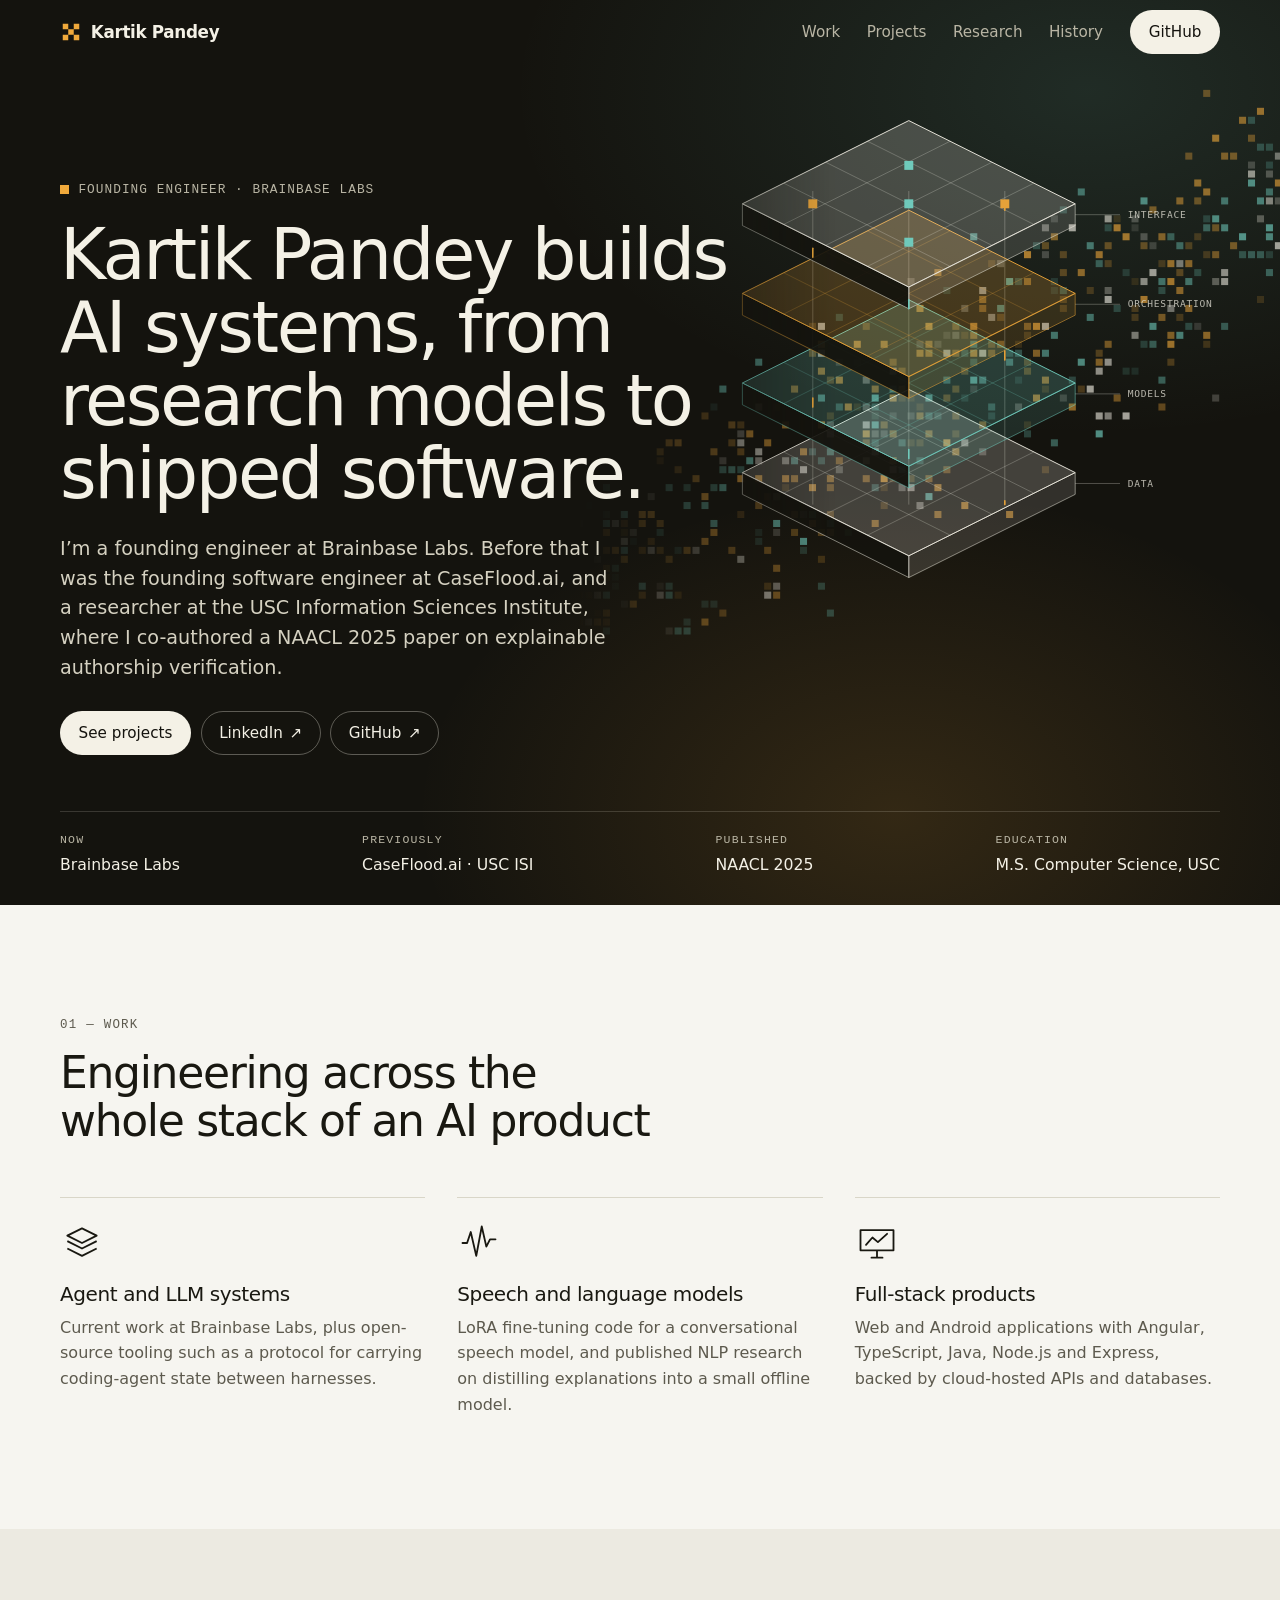
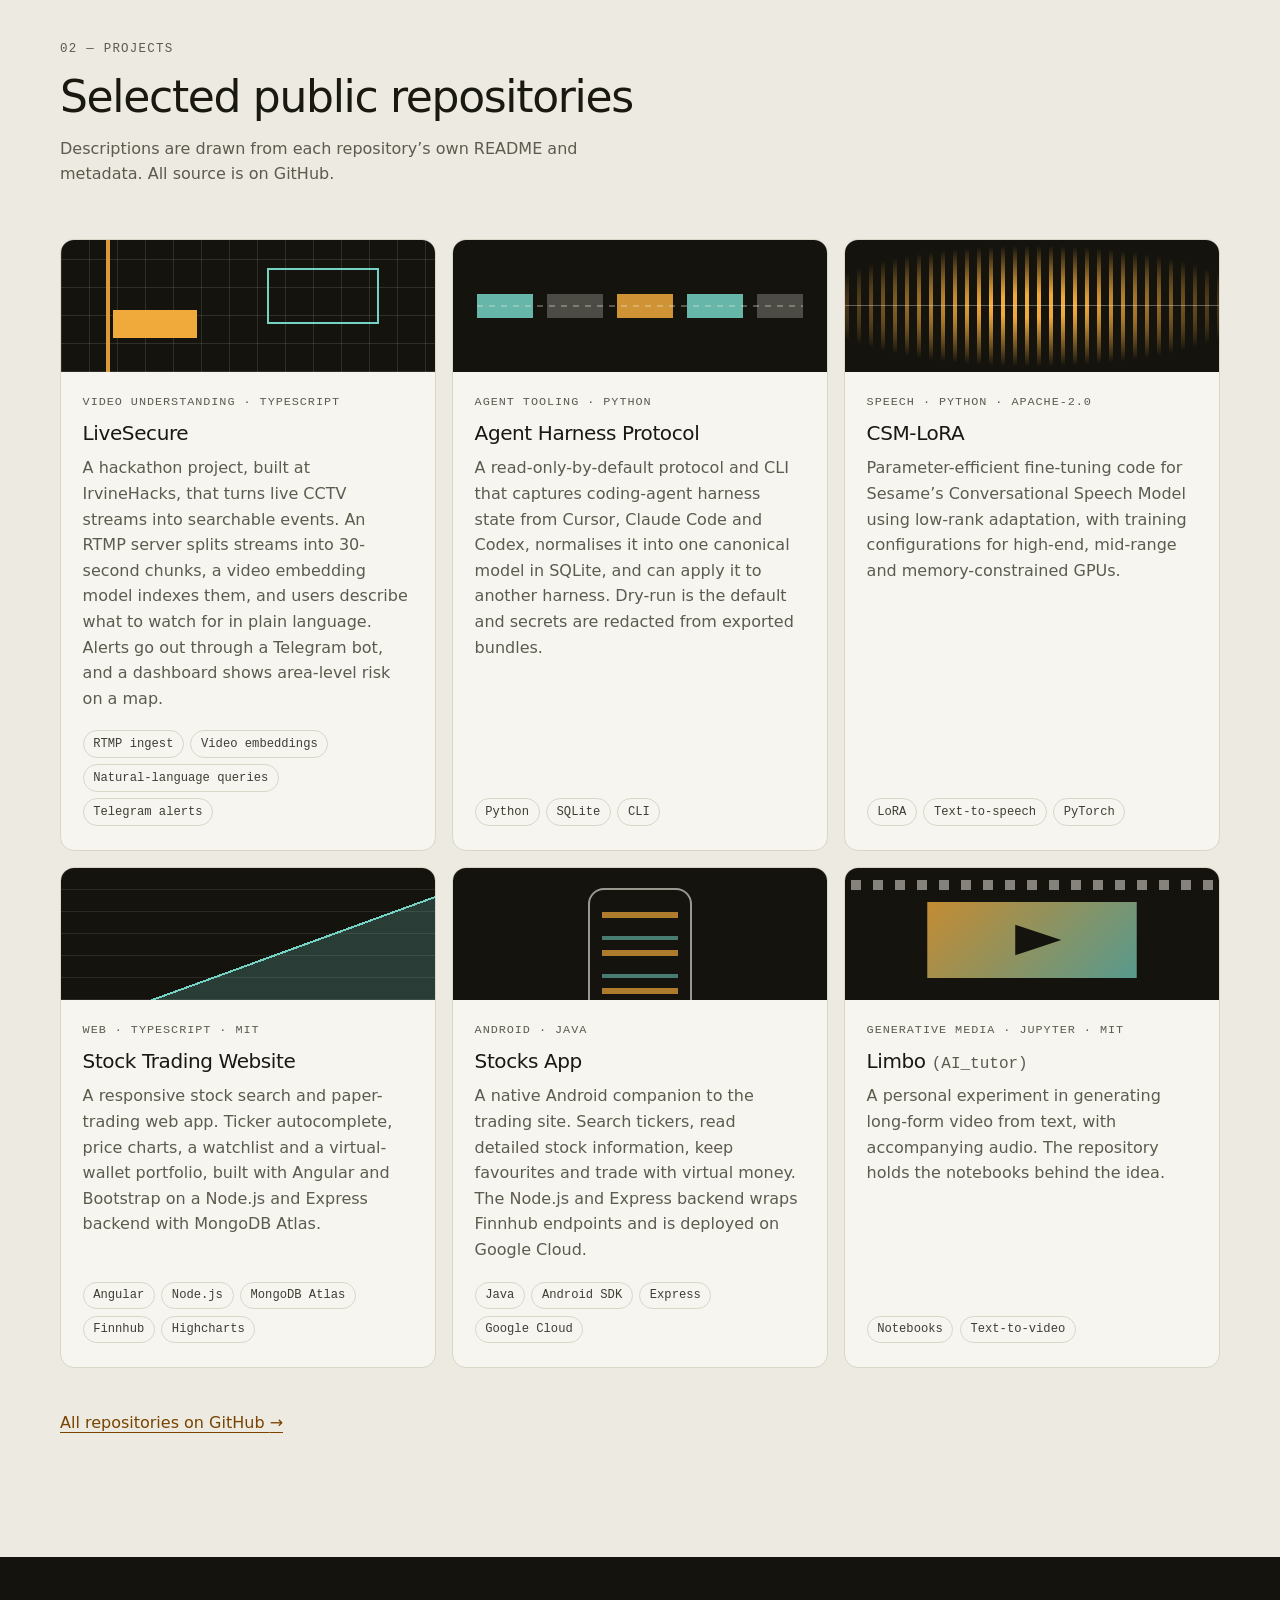
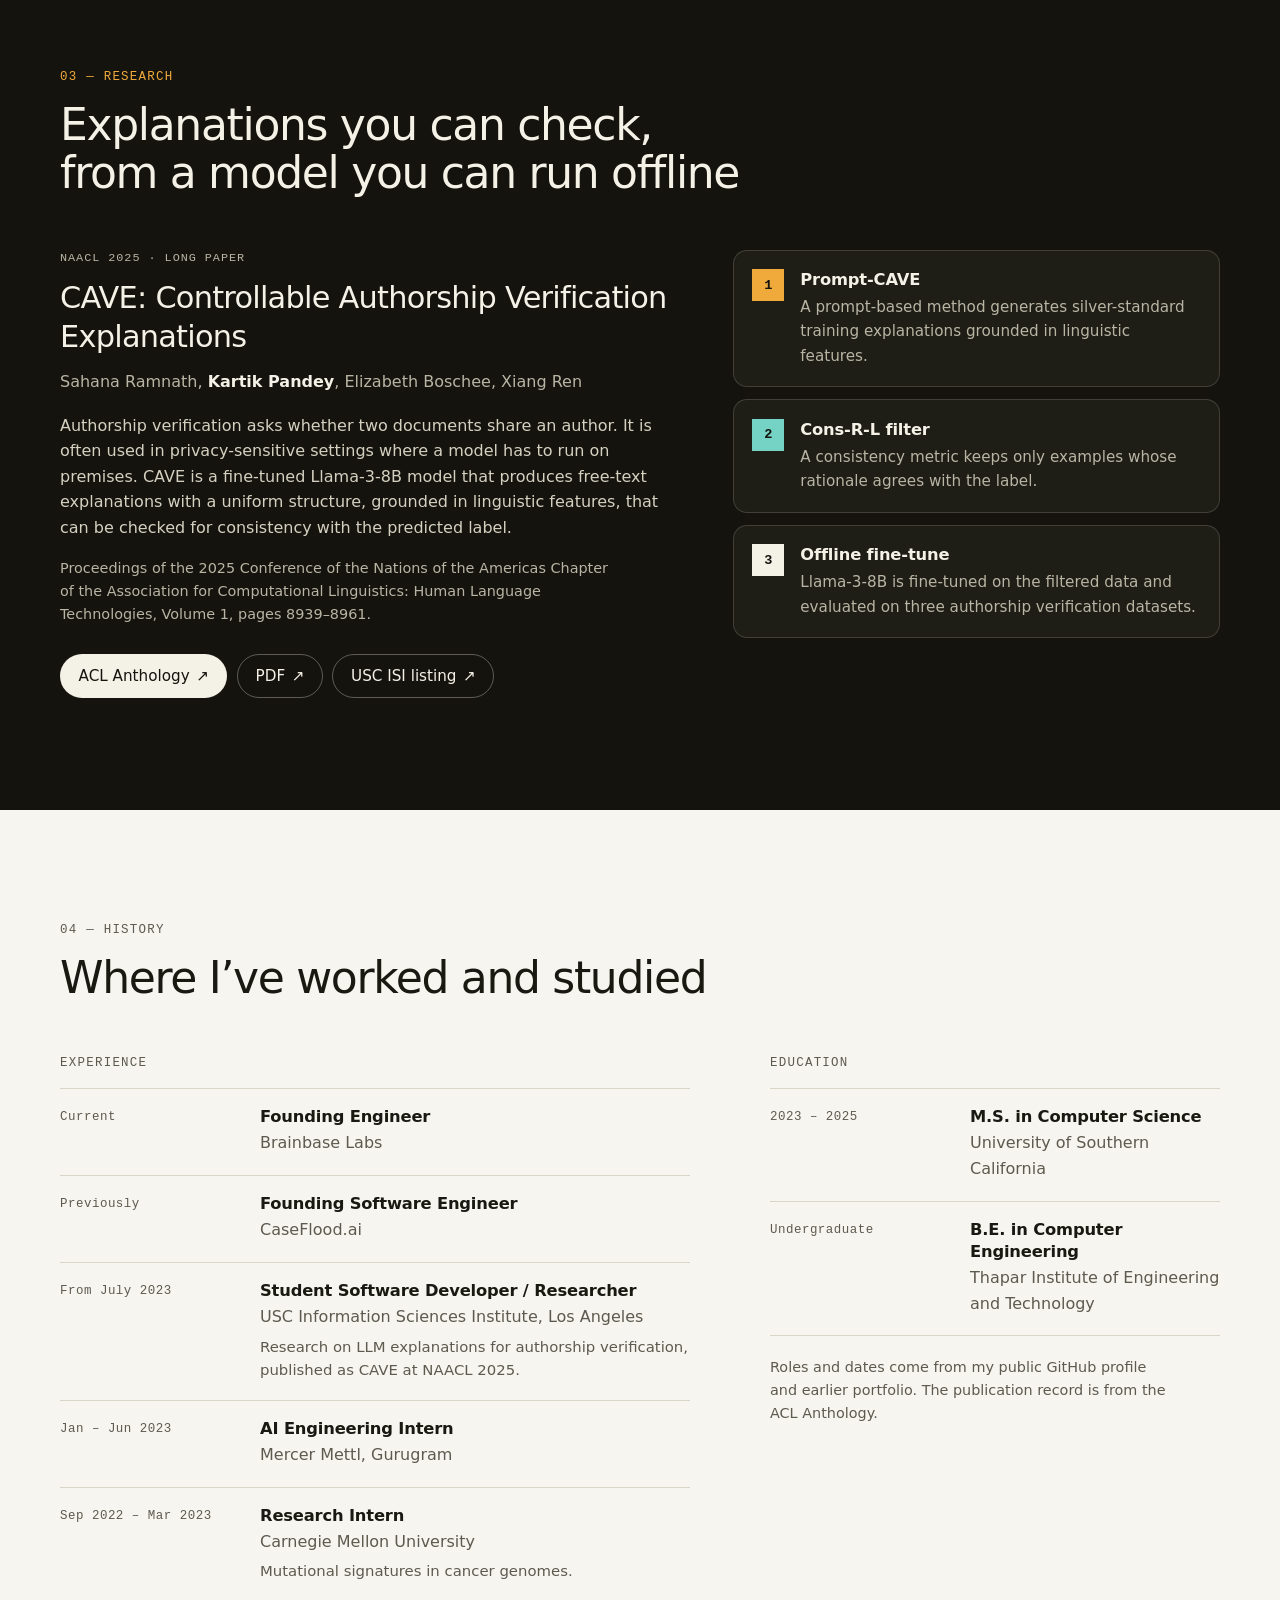
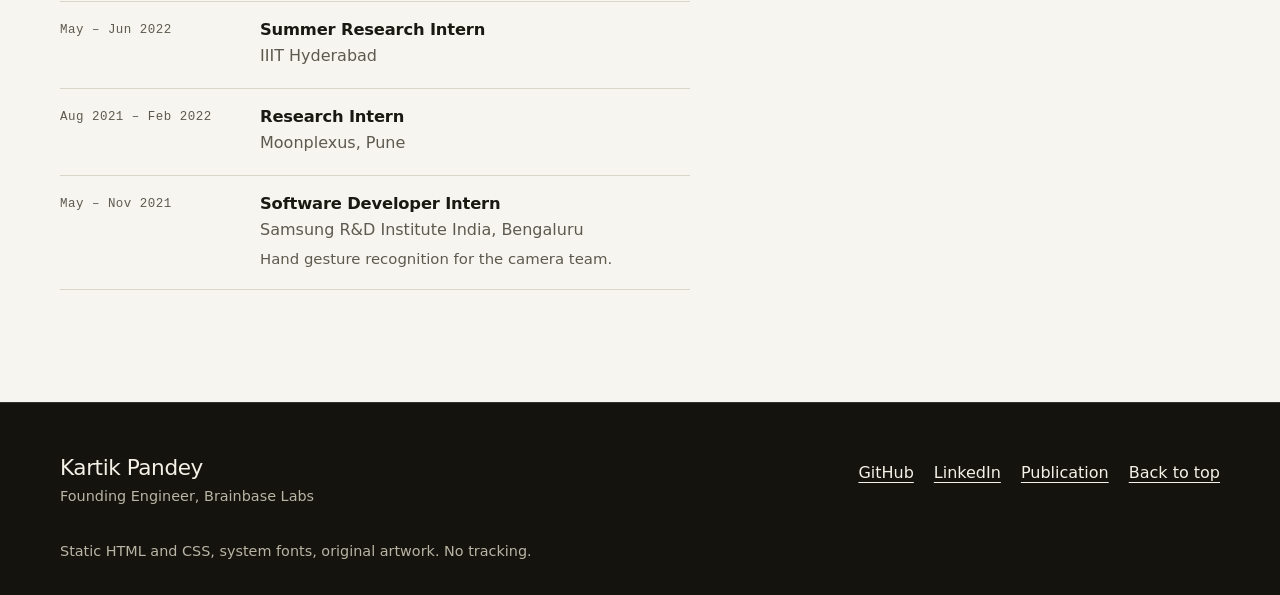
<file: index.html>
<!doctype html>
<html lang="en">
<head>
<meta charset="utf-8">
<meta name="viewport" content="width=device-width, initial-scale=1">
<title>Kartik Pandey — Founding Engineer, AI Systems</title>
<meta name="description" content="Kartik Pandey is a founding engineer at Brainbase Labs working on AI agent systems. Portfolio of open-source projects, NAACL 2025 research on authorship verification, and work history.">
<meta name="author" content="Kartik Pandey">
<meta name="robots" content="index, follow">
<link rel="canonical" href="https://kartik-pandey-kp.github.io/">
<meta name="theme-color" content="#14130e">
<meta name="color-scheme" content="light">
<link rel="icon" href="/favicon.svg" type="image/svg+xml">
<meta property="og:type" content="profile">
<meta property="og:site_name" content="Kartik Pandey">
<meta property="og:title" content="Kartik Pandey — Founding Engineer, AI Systems">
<meta property="og:description" content="Founding engineer at Brainbase Labs. Open-source projects, NAACL 2025 research, and work history.">
<meta property="og:url" content="https://kartik-pandey-kp.github.io/">
<meta property="og:image" content="https://kartik-pandey-kp.github.io/assets/og.png">
<meta property="og:image:width" content="1200">
<meta property="og:image:height" content="630">
<meta property="og:image:alt" content="Kartik Pandey, founding engineer, beside an abstract layered system diagram">
<meta property="profile:first_name" content="Kartik">
<meta property="profile:last_name" content="Pandey">
<meta name="twitter:card" content="summary_large_image">
<meta name="twitter:title" content="Kartik Pandey — Founding Engineer, AI Systems">
<meta name="twitter:description" content="Founding engineer at Brainbase Labs. Open-source projects, NAACL 2025 research, and work history.">
<meta name="twitter:image" content="https://kartik-pandey-kp.github.io/assets/og.png">
<link rel="stylesheet" href="/assets/styles.css">
<script type="application/ld+json">
{
  "@context": "https://schema.org",
  "@graph": [
    {
      "@type": "WebSite",
      "@id": "https://kartik-pandey-kp.github.io/#website",
      "url": "https://kartik-pandey-kp.github.io/",
      "name": "Kartik Pandey",
      "inLanguage": "en"
    },
    {
      "@type": "ProfilePage",
      "@id": "https://kartik-pandey-kp.github.io/#page",
      "url": "https://kartik-pandey-kp.github.io/",
      "name": "Kartik Pandey — Founding Engineer, AI Systems",
      "isPartOf": { "@id": "https://kartik-pandey-kp.github.io/#website" },
      "mainEntity": { "@id": "https://kartik-pandey-kp.github.io/#person" }
    },
    {
      "@type": "Person",
      "@id": "https://kartik-pandey-kp.github.io/#person",
      "name": "Kartik Pandey",
      "url": "https://kartik-pandey-kp.github.io/",
      "image": "https://kartik-pandey-kp.github.io/assets/og.png",
      "jobTitle": "Founding Engineer",
      "worksFor": { "@type": "Organization", "name": "Brainbase Labs", "url": "https://brainbaselabs.com/" },
      "alumniOf": [
        { "@type": "CollegeOrUniversity", "name": "University of Southern California" },
        { "@type": "CollegeOrUniversity", "name": "Thapar Institute of Engineering and Technology" }
      ],
      "knowsAbout": ["AI agents", "Natural language processing", "Speech synthesis", "Full-stack software engineering"],
      "sameAs": [
        "https://github.com/KARTIK-PANDEY-KP",
        "https://www.linkedin.com/in/kartik-pandey-kp/"
      ]
    },
    {
      "@type": "ScholarlyArticle",
      "headline": "CAVE: Controllable Authorship Verification Explanations",
      "name": "CAVE: Controllable Authorship Verification Explanations",
      "author": [
        { "@type": "Person", "name": "Sahana Ramnath" },
        { "@id": "https://kartik-pandey-kp.github.io/#person" },
        { "@type": "Person", "name": "Elizabeth Boschee" },
        { "@type": "Person", "name": "Xiang Ren" }
      ],
      "datePublished": "2025-04",
      "isPartOf": { "@type": "PublicationVolume", "name": "Proceedings of the 2025 Conference of the Nations of the Americas Chapter of the Association for Computational Linguistics: Human Language Technologies (Volume 1: Long Papers)" },
      "pagination": "8939-8961",
      "sameAs": "https://doi.org/10.18653/v1/2025.naacl-long.451",
      "url": "https://aclanthology.org/2025.naacl-long.451/"
    }
  ]
}
</script>
</head>
<body>
<a class="skip" href="#main">Skip to content</a>

<header class="site-head">
  <div class="wrap head-row">
    <a class="mark" href="/" aria-label="Kartik Pandey, home">
      <svg viewBox="0 0 24 24" width="22" height="22" aria-hidden="true"><path d="M3 3h6v6H3zM15 3h6v6h-6zM9 9h6v6H9zM3 15h6v6H3zM15 15h6v6h-6z" fill="currentColor"/></svg>
      <span>Kartik Pandey</span>
    </a>
    <nav aria-label="Primary">
      <ul>
        <li><a href="#work">Work</a></li>
        <li><a href="#projects">Projects</a></li>
        <li><a href="#research">Research</a></li>
        <li><a href="#history">History</a></li>
      </ul>
    </nav>
    <a class="pill pill-light head-cta" href="https://github.com/KARTIK-PANDEY-KP" rel="me noopener">GitHub</a>
  </div>
</header>

<main id="main">

<section class="hero" aria-labelledby="hero-title">
  <img class="hero-art" src="/assets/hero-art.svg" alt="" width="1200" height="900" decoding="async" fetchpriority="high">
  <div class="wrap hero-inner">
    <p class="eyebrow"><span class="dot" aria-hidden="true"></span>Founding Engineer · Brainbase Labs</p>
    <h1 id="hero-title">Kartik Pandey builds AI systems, from research models to shipped software.</h1>
    <p class="lede">I’m a founding engineer at Brainbase Labs. Before that I was the founding software engineer at CaseFlood.ai, and a researcher at the USC Information Sciences Institute, where I co-authored a NAACL 2025 paper on explainable authorship verification.</p>
    <div class="actions">
      <a class="pill pill-light" href="#projects">See projects</a>
      <a class="pill pill-ghost" href="https://www.linkedin.com/in/kartik-pandey-kp/" rel="me noopener">LinkedIn <span aria-hidden="true">↗</span></a>
      <a class="pill pill-ghost" href="https://github.com/KARTIK-PANDEY-KP" rel="me noopener">GitHub <span aria-hidden="true">↗</span></a>
    </div>
  </div>
  <div class="wrap hero-strip" aria-label="At a glance">
    <dl>
      <div><dt>Now</dt><dd>Brainbase Labs</dd></div>
      <div><dt>Previously</dt><dd>CaseFlood.ai · USC ISI</dd></div>
      <div><dt>Published</dt><dd>NAACL 2025</dd></div>
      <div><dt>Education</dt><dd>M.S. Computer Science, USC</dd></div>
    </dl>
  </div>
</section>

<section class="band" id="work" aria-labelledby="work-title">
  <div class="wrap">
    <div class="sec-head">
      <p class="kicker">01 — Work</p>
      <h2 id="work-title">Engineering across the whole stack of an AI product</h2>
    </div>
    <div class="cols3">
      <article class="plain">
        <div class="glyph" aria-hidden="true"><svg viewBox="0 0 48 48"><path d="M8 30l16 8 16-8M8 22l16 8 16-8M24 8L8 16l16 8 16-8z" fill="none" stroke="currentColor" stroke-width="2" stroke-linejoin="round"/></svg></div>
        <h3>Agent and LLM systems</h3>
        <p>Current work at Brainbase Labs, plus open-source tooling such as a protocol for carrying coding-agent state between harnesses.</p>
      </article>
      <article class="plain">
        <div class="glyph" aria-hidden="true"><svg viewBox="0 0 48 48"><path d="M6 24h5l4-12 6 26 6-32 5 22 4-8h6" fill="none" stroke="currentColor" stroke-width="2" stroke-linejoin="round" stroke-linecap="round"/></svg></div>
        <h3>Speech and language models</h3>
        <p>LoRA fine-tuning code for a conversational speech model, and published NLP research on distilling explanations into a small offline model.</p>
      </article>
      <article class="plain">
        <div class="glyph" aria-hidden="true"><svg viewBox="0 0 48 48"><path d="M6 10h36v22H6zM18 40h12M24 32v8M12 26l7-8 6 5 10-9" fill="none" stroke="currentColor" stroke-width="2" stroke-linejoin="round" stroke-linecap="round"/></svg></div>
        <h3>Full-stack products</h3>
        <p>Web and Android applications with Angular, TypeScript, Java, Node.js and Express, backed by cloud-hosted APIs and databases.</p>
      </article>
    </div>
  </div>
</section>

<section class="band band-alt" id="projects" aria-labelledby="projects-title">
  <div class="wrap">
    <div class="sec-head">
      <p class="kicker">02 — Projects</p>
      <h2 id="projects-title">Selected public repositories</h2>
      <p class="sub">Descriptions are drawn from each repository’s own README and metadata. All source is on GitHub.</p>
    </div>
    <ul class="cards">
      <li class="card">
        <div class="card-art a1" aria-hidden="true"></div>
        <div class="card-body">
          <p class="tag">Video understanding · TypeScript</p>
          <h3><a href="https://github.com/KARTIK-PANDEY-KP/Live-Secure-cctv-Risk-Assessment-Tool">LiveSecure</a></h3>
          <p>A hackathon project, built at IrvineHacks, that turns live CCTV streams into searchable events. An RTMP server splits streams into 30-second chunks, a video embedding model indexes them, and users describe what to watch for in plain language. Alerts go out through a Telegram bot, and a dashboard shows area-level risk on a map.</p>
          <ul class="chips" aria-label="Technologies"><li>RTMP ingest</li><li>Video embeddings</li><li>Natural-language queries</li><li>Telegram alerts</li></ul>
        </div>
      </li>
      <li class="card">
        <div class="card-art a2" aria-hidden="true"></div>
        <div class="card-body">
          <p class="tag">Agent tooling · Python</p>
          <h3><a href="https://github.com/KARTIK-PANDEY-KP/agent-harness-protocol">Agent Harness Protocol</a></h3>
          <p>A read-only-by-default protocol and CLI that captures coding-agent harness state from Cursor, Claude Code and Codex, normalises it into one canonical model in SQLite, and can apply it to another harness. Dry-run is the default and secrets are redacted from exported bundles.</p>
          <ul class="chips" aria-label="Technologies"><li>Python</li><li>SQLite</li><li>CLI</li></ul>
        </div>
      </li>
      <li class="card">
        <div class="card-art a3" aria-hidden="true"></div>
        <div class="card-body">
          <p class="tag">Speech · Python · Apache-2.0</p>
          <h3><a href="https://github.com/KARTIK-PANDEY-KP/finetune-CSM-Sesame-1b-model">CSM-LoRA</a></h3>
          <p>Parameter-efficient fine-tuning code for Sesame’s Conversational Speech Model using low-rank adaptation, with training configurations for high-end, mid-range and memory-constrained GPUs.</p>
          <ul class="chips" aria-label="Technologies"><li>LoRA</li><li>Text-to-speech</li><li>PyTorch</li></ul>
        </div>
      </li>
      <li class="card">
        <div class="card-art a4" aria-hidden="true"></div>
        <div class="card-body">
          <p class="tag">Web · TypeScript · MIT</p>
          <h3><a href="https://github.com/KARTIK-PANDEY-KP/Stock_Trading_Website">Stock Trading Website</a></h3>
          <p>A responsive stock search and paper-trading web app. Ticker autocomplete, price charts, a watchlist and a virtual-wallet portfolio, built with Angular and Bootstrap on a Node.js and Express backend with MongoDB Atlas.</p>
          <ul class="chips" aria-label="Technologies"><li>Angular</li><li>Node.js</li><li>MongoDB Atlas</li><li>Finnhub</li><li>Highcharts</li></ul>
        </div>
      </li>
      <li class="card">
        <div class="card-art a5" aria-hidden="true"></div>
        <div class="card-body">
          <p class="tag">Android · Java</p>
          <h3><a href="https://github.com/KARTIK-PANDEY-KP/Stocks_App">Stocks App</a></h3>
          <p>A native Android companion to the trading site. Search tickers, read detailed stock information, keep favourites and trade with virtual money. The Node.js and Express backend wraps Finnhub endpoints and is deployed on Google Cloud.</p>
          <ul class="chips" aria-label="Technologies"><li>Java</li><li>Android SDK</li><li>Express</li><li>Google Cloud</li></ul>
        </div>
      </li>
      <li class="card">
        <div class="card-art a6" aria-hidden="true"></div>
        <div class="card-body">
          <p class="tag">Generative media · Jupyter · MIT</p>
          <h3><a href="https://github.com/KARTIK-PANDEY-KP/AI_tutor">Limbo <span class="repo">(AI_tutor)</span></a></h3>
          <p>A personal experiment in generating long-form video from text, with accompanying audio. The repository holds the notebooks behind the idea.</p>
          <ul class="chips" aria-label="Technologies"><li>Notebooks</li><li>Text-to-video</li></ul>
        </div>
      </li>
    </ul>
    <p class="more"><a class="arrow" href="https://github.com/KARTIK-PANDEY-KP?tab=repositories">All repositories on GitHub <span aria-hidden="true">→</span></a></p>
  </div>
</section>

<section class="band band-dark" id="research" aria-labelledby="research-title">
  <div class="wrap">
    <div class="sec-head">
      <p class="kicker">03 — Research</p>
      <h2 id="research-title">Explanations you can check, from a model you can run offline</h2>
    </div>
    <article class="paper">
      <div class="paper-main">
        <p class="tag">NAACL 2025 · Long paper</p>
        <h3>CAVE: Controllable Authorship Verification Explanations</h3>
        <p class="authors">Sahana Ramnath, <strong>Kartik Pandey</strong>, Elizabeth Boschee, Xiang Ren</p>
        <p>Authorship verification asks whether two documents share an author. It is often used in privacy-sensitive settings where a model has to run on premises. CAVE is a fine-tuned Llama-3-8B model that produces free-text explanations with a uniform structure, grounded in linguistic features, that can be checked for consistency with the predicted label.</p>
        <p class="cite">Proceedings of the 2025 Conference of the Nations of the Americas Chapter of the Association for Computational Linguistics: Human Language Technologies, Volume 1, pages 8939–8961.</p>
        <div class="actions">
          <a class="pill pill-light" href="https://aclanthology.org/2025.naacl-long.451/">ACL Anthology <span aria-hidden="true">↗</span></a>
          <a class="pill pill-ghost" href="https://aclanthology.org/2025.naacl-long.451.pdf">PDF <span aria-hidden="true">↗</span></a>
          <a class="pill pill-ghost" href="https://www.isi.edu/results/publications/11158/cave-controllable-authorship-verification-explanations/">USC ISI listing <span aria-hidden="true">↗</span></a>
        </div>
      </div>
      <ol class="pipeline" aria-label="Method outlined in the paper">
        <li><span class="step">1</span><div><h4>Prompt-CAVE</h4><p>A prompt-based method generates silver-standard training explanations grounded in linguistic features.</p></div></li>
        <li><span class="step">2</span><div><h4>Cons-R-L filter</h4><p>A consistency metric keeps only examples whose rationale agrees with the label.</p></div></li>
        <li><span class="step">3</span><div><h4>Offline fine-tune</h4><p>Llama-3-8B is fine-tuned on the filtered data and evaluated on three authorship verification datasets.</p></div></li>
      </ol>
    </article>
  </div>
</section>

<section class="band" id="history" aria-labelledby="history-title">
  <div class="wrap">
    <div class="sec-head">
      <p class="kicker">04 — History</p>
      <h2 id="history-title">Where I’ve worked and studied</h2>
    </div>
    <div class="hist">
      <div>
        <h3 class="hist-h">Experience</h3>
        <ol class="timeline">
          <li><p class="when">Current</p><h4>Founding Engineer</h4><p class="where">Brainbase Labs</p></li>
          <li><p class="when">Previously</p><h4>Founding Software Engineer</h4><p class="where">CaseFlood.ai</p></li>
          <li><p class="when">From July 2023</p><h4>Student Software Developer / Researcher</h4><p class="where">USC Information Sciences Institute, Los Angeles</p><p class="note">Research on LLM explanations for authorship verification, published as CAVE at NAACL 2025.</p></li>
          <li><p class="when">Jan – Jun 2023</p><h4>AI Engineering Intern</h4><p class="where">Mercer Mettl, Gurugram</p></li>
          <li><p class="when">Sep 2022 – Mar 2023</p><h4>Research Intern</h4><p class="where">Carnegie Mellon University</p><p class="note">Mutational signatures in cancer genomes.</p></li>
          <li><p class="when">May – Jun 2022</p><h4>Summer Research Intern</h4><p class="where">IIIT Hyderabad</p></li>
          <li><p class="when">Aug 2021 – Feb 2022</p><h4>Research Intern</h4><p class="where">Moonplexus, Pune</p></li>
          <li><p class="when">May – Nov 2021</p><h4>Software Developer Intern</h4><p class="where">Samsung R&amp;D Institute India, Bengaluru</p><p class="note">Hand gesture recognition for the camera team.</p></li>
        </ol>
      </div>
      <div>
        <h3 class="hist-h">Education</h3>
        <ol class="timeline">
          <li><p class="when">2023 – 2025</p><h4>M.S. in Computer Science</h4><p class="where">University of Southern California</p></li>
          <li><p class="when">Undergraduate</p><h4>B.E. in Computer Engineering</h4><p class="where">Thapar Institute of Engineering and Technology</p></li>
        </ol>
        <p class="source">Roles and dates come from my public GitHub profile and earlier portfolio. The publication record is from the ACL Anthology.</p>
      </div>
    </div>
  </div>
</section>

</main>

<footer class="foot">
  <div class="wrap foot-row">
    <div>
      <p class="foot-name">Kartik Pandey</p>
      <p class="foot-sub">Founding Engineer, Brainbase Labs</p>
    </div>
    <ul class="foot-links">
      <li><a href="https://github.com/KARTIK-PANDEY-KP" rel="me noopener">GitHub</a></li>
      <li><a href="https://www.linkedin.com/in/kartik-pandey-kp/" rel="me noopener">LinkedIn</a></li>
      <li><a href="https://aclanthology.org/2025.naacl-long.451/">Publication</a></li>
      <li><a href="#main">Back to top</a></li>
    </ul>
  </div>
  <p class="wrap colophon">Static HTML and CSS, system fonts, original artwork. No tracking.</p>
</footer>
<script src="/assets/main.js" defer></script>
</body>
</html>
</file>
<file: assets/styles.css>
:root{
  --ink:#14130e;--ink-2:#1e1d16;--paper:#f6f5f0;--paper-2:#eceae1;--line:#d9d6c8;
  --text:#191811;--muted:#5d5a4e;--on-dark:#f4f1e6;--on-dark-muted:#b9b5a4;
  --amber:#f0a93b;--teal:#74d3c4;--link:#7a4300;
  --sans:ui-sans-serif,system-ui,-apple-system,"Segoe UI",Roboto,"Helvetica Neue",Arial,sans-serif;
  --mono:ui-monospace,SFMono-Regular,Menlo,Consolas,"Liberation Mono",monospace;
  --r:14px;
}
*,*::before,*::after{box-sizing:border-box}
html{scroll-behavior:smooth;-webkit-text-size-adjust:100%;scroll-padding-top:72px}
body{margin:0;font:400 1rem/1.6 var(--sans);color:var(--text);background:var(--paper);-webkit-font-smoothing:antialiased;overflow-x:hidden}
h1,h2,h3,h4,p,ul,ol,dl,dd{margin:0}
ul,ol{padding:0;list-style:none}
img,svg{display:block;max-width:100%}
a{color:inherit}
:focus-visible{outline:3px solid var(--amber);outline-offset:3px;border-radius:4px}
.band:not(.band-dark) :focus-visible{outline-color:#8a4b00}
.wrap{width:min(1160px,100% - 2.5rem);margin-inline:auto}
.skip{position:absolute;left:1rem;top:-4rem;z-index:100;background:var(--on-dark);color:var(--ink);padding:.6rem 1rem;border-radius:8px;font-weight:600}
.skip:focus{top:1rem}

/* header */
.site-head{position:absolute;inset:0 0 auto 0;z-index:10;color:var(--on-dark)}
.head-row{display:flex;align-items:center;gap:1rem;min-height:64px}
.mark{display:inline-flex;align-items:center;gap:.55rem;font-weight:600;letter-spacing:-.02em;text-decoration:none;font-size:1.05rem;padding:.4rem 0;min-width:44px;min-height:44px}
.mark svg{color:var(--amber)}
.site-head nav{margin-left:auto}
.site-head nav ul{display:flex;gap:.25rem}
.site-head nav a{display:block;padding:.55rem .7rem;text-decoration:none;color:var(--on-dark-muted);font-size:.95rem;border-radius:999px}
.site-head nav a:hover{color:var(--on-dark);background:rgb(244 241 230 / .08)}
.pill.head-cta{display:none}

/* pills */
.pill{display:inline-flex;align-items:center;gap:.4rem;min-height:44px;padding:.55rem 1.1rem;border-radius:999px;font-weight:500;font-size:.95rem;text-decoration:none;border:1px solid transparent;transition:background-color .2s,border-color .2s,transform .2s}
.pill-light{background:var(--on-dark);color:var(--ink)}
.pill-light:hover{background:#fff;transform:translateY(-1px)}
.pill-ghost{color:var(--on-dark);border-color:rgb(244 241 230 / .32)}
.pill-ghost:hover{border-color:var(--on-dark);background:rgb(244 241 230 / .06)}

/* hero */
.hero{position:relative;isolation:isolate;background:var(--ink);color:var(--on-dark);overflow:hidden;padding-top:64px;display:flex;flex-direction:column;min-height:min(100svh,920px)}
.hero::before{content:"";position:absolute;inset:0;z-index:-2;background:
  radial-gradient(60rem 36rem at 85% 10%,rgb(116 211 196 / .13),transparent 60%),
  radial-gradient(50rem 34rem at 70% 90%,rgb(240 169 59 / .14),transparent 60%)}
.hero-art{position:absolute;z-index:-1;width:min(135%,640px);height:auto;right:-34%;top:40px;opacity:.55;max-width:none;-webkit-mask-image:linear-gradient(180deg,#000 30%,transparent 62%);mask-image:linear-gradient(180deg,#000 30%,transparent 62%)}
.hero-inner{margin-top:auto;padding-block:13rem 2.5rem}
.eyebrow{display:inline-flex;align-items:center;gap:.6rem;font:500 .8rem/1.4 var(--mono);letter-spacing:.08em;text-transform:uppercase;color:var(--on-dark-muted);margin-bottom:1.25rem}
.dot{width:.55rem;height:.55rem;background:var(--amber);animation:blink 2.4s steps(2,jump-none) infinite}
@keyframes blink{50%{opacity:.25}}
h1{font-size:clamp(2.2rem,7.2vw,4.4rem);line-height:1.04;letter-spacing:-.035em;font-weight:400;max-width:17ch;text-wrap:balance}
.lede{margin-top:1.4rem;max-width:56ch;font-size:clamp(1.02rem,1.6vw,1.2rem);color:#d5d1c1;line-height:1.55}
.actions{display:flex;flex-wrap:wrap;gap:.6rem;margin-top:1.8rem}
.hero-strip{border-top:1px solid rgb(244 241 230 / .16);padding-block:1.25rem 1.75rem}
.hero-strip dl{display:grid;grid-template-columns:1fr 1fr;gap:1.1rem 1.5rem}
.hero-strip dt{font:500 .72rem/1.4 var(--mono);letter-spacing:.1em;text-transform:uppercase;color:var(--on-dark-muted)}
.hero-strip dd{margin-top:.2rem;font-size:.98rem}

/* sections */
.band{padding-block:clamp(4rem,9vw,7rem)}
.band-alt{background:var(--paper-2)}
.band-dark{background:var(--ink);color:var(--on-dark)}
.sec-head{max-width:46rem;margin-bottom:clamp(2rem,5vw,3.25rem)}
.kicker{font:500 .78rem/1.4 var(--mono);letter-spacing:.1em;text-transform:uppercase;color:var(--muted);margin-bottom:.9rem}
.band-dark .kicker{color:var(--amber)}
h2{font-size:clamp(1.75rem,4.4vw,2.75rem);line-height:1.1;letter-spacing:-.03em;font-weight:400;text-wrap:balance}
.sub{margin-top:.9rem;color:var(--muted);max-width:52ch}
h3{font-size:1.25rem;line-height:1.3;letter-spacing:-.02em;font-weight:500}

.cols3{display:grid;gap:2rem}
.plain{border-top:1px solid var(--line);padding-top:1.4rem}
.plain p{margin-top:.5rem;color:var(--muted)}
.glyph{width:44px;height:44px;margin-bottom:1rem;color:var(--text)}

/* cards */
.cards{display:grid;gap:1rem}
.card{position:relative;display:flex;flex-direction:column;background:var(--paper);border:1px solid var(--line);border-radius:var(--r);overflow:hidden;transition:border-color .2s,transform .25s,box-shadow .25s}
.card:hover,.card:focus-within{border-color:var(--text);transform:translateY(-2px);box-shadow:0 14px 30px -18px rgb(20 19 14 / .35)}
.card-body{padding:1.35rem 1.35rem 1.5rem;display:flex;flex-direction:column;gap:.6rem;flex:1}
.card h3 a{text-decoration:none}
.card h3 a::after{content:"";position:absolute;inset:0}
.card h3 a:focus-visible{outline:none}
.card:focus-within{outline:3px solid #8a4b00;outline-offset:3px}
.card p{color:var(--muted)}
.tag{font:500 .74rem/1.4 var(--mono);letter-spacing:.08em;text-transform:uppercase;color:var(--muted)}
.band-dark .tag{color:var(--on-dark-muted)}
.repo{font:400 .8em var(--mono);color:var(--muted);letter-spacing:0}
.chips{display:flex;flex-wrap:wrap;gap:.4rem;margin-top:auto;padding-top:.6rem}
.chips li{font:500 .76rem/1 var(--mono);padding:.42rem .6rem;border:1px solid var(--line);border-radius:999px;color:#3f3d33;background:var(--paper)}
.card-art{height:132px;background-color:var(--ink);position:relative;overflow:hidden}
.card-art::before,.card-art::after{content:"";position:absolute;inset:0}
/* original CSS-only pixel/line motifs, one per card */
.a1::before{background:
  linear-gradient(90deg,transparent 0 12%,rgb(240 169 59 / .9) 12% 13%,transparent 13%),
  repeating-linear-gradient(90deg,rgb(244 241 230 / .12) 0 1px,transparent 1px 28px),
  repeating-linear-gradient(0deg,rgb(244 241 230 / .12) 0 1px,transparent 1px 28px)}
.a1::after{inset:28px auto auto 55%;width:112px;height:56px;border:2px solid var(--teal);box-shadow:-168px 28px 0 -14px var(--amber)}
.a2::before{background:repeating-linear-gradient(90deg,rgb(116 211 196 / .85) 0 56px,transparent 56px 70px,rgb(244 241 230 / .25) 70px 126px,transparent 126px 140px,rgb(240 169 59 / .85) 140px 196px,transparent 196px 210px);inset:54px 24px 54px 24px}
.a2::after{background:repeating-linear-gradient(90deg,rgb(244 241 230 / .3) 0 6px,transparent 6px 12px);inset:65px 24px 65px 24px;height:2px}
.a3::before{background:repeating-linear-gradient(90deg,var(--amber) 0 4px,transparent 4px 12px);-webkit-mask:radial-gradient(60% 70% at 50% 50%,#000 30%,transparent 100%),repeating-linear-gradient(90deg,#000 0 12px,transparent 12px 24px);mask:radial-gradient(60% 46% at 50% 50%,#000 20%,transparent 100%)}
.a3::after{inset:auto 0 50% 0;height:1px;background:rgb(244 241 230 / .35)}
.a4::before{background:linear-gradient(160deg,transparent 0 62%,rgb(116 211 196 / .22) 62%),repeating-linear-gradient(0deg,rgb(244 241 230 / .1) 0 1px,transparent 1px 22px)}
.a4::after{background:linear-gradient(160deg,transparent calc(62% - 2px),var(--teal) calc(62% - 2px) 62%,transparent 62%)}
.a5::before{inset:20px auto -30px 50%;width:104px;transform:translateX(-50%);border:2px solid rgb(244 241 230 / .6);border-radius:16px;background:repeating-linear-gradient(0deg,transparent 0 18px,rgb(240 169 59 / .7) 18px 24px,transparent 24px 34px,rgb(116 211 196 / .55) 34px 38px) content-box;padding:16px 12px}
.a6::before{background:repeating-linear-gradient(90deg,transparent 0 6px,rgb(244 241 230 / .5) 6px 16px,transparent 16px 22px);inset:12px 0 auto 0;height:10px;box-shadow:0 98px 0 0 transparent}
.a6::after{inset:34px 22% 22px 22%;background:linear-gradient(135deg,rgb(240 169 59 / .8),rgb(116 211 196 / .7));clip-path:polygon(0 0,100% 0,100% 100%,0 100%,0 0,42% 30%,42% 70%,64% 50%,42% 30%)}
.more{margin-top:2rem}
.arrow{display:inline-block;padding:.6rem 0;font-weight:500;color:var(--link);text-underline-offset:.25em}
.arrow:hover{color:var(--text)}

/* research */
.paper{display:grid;gap:2.5rem}
.paper-main h3{font-size:clamp(1.4rem,3vw,1.9rem);letter-spacing:-.025em;font-weight:400;margin-top:.7rem}
.authors{margin-top:.8rem;color:var(--on-dark-muted)}
.authors strong{color:var(--on-dark);font-weight:600}
.paper-main>p:not(.tag,.authors,.cite){margin-top:1.1rem;color:#d5d1c1;max-width:60ch}
.cite{margin-top:1rem;font-size:.9rem;color:var(--on-dark-muted);max-width:60ch}
.pipeline{display:grid;gap:.75rem;counter-reset:s}
.pipeline li{display:flex;gap:1rem;padding:1.15rem;border:1px solid rgb(244 241 230 / .16);border-radius:var(--r);background:var(--ink-2)}
.step{flex:none;width:2rem;height:2rem;display:grid;place-items:center;font:600 .85rem var(--mono);background:var(--amber);color:var(--ink)}
.pipeline li:nth-child(2) .step{background:var(--teal)}
.pipeline li:nth-child(3) .step{background:var(--on-dark)}
h4{font-size:1.02rem;font-weight:600;letter-spacing:-.01em;line-height:1.35}
.pipeline p{margin-top:.25rem;color:var(--on-dark-muted);font-size:.95rem}

/* history */
.hist{display:grid;gap:3rem}
.hist-h{font:500 .78rem/1.4 var(--mono);letter-spacing:.1em;text-transform:uppercase;color:var(--muted);margin-bottom:1rem}
.timeline li{display:grid;gap:.15rem;padding:1.05rem 0;border-top:1px solid var(--line)}
.timeline li:last-child{border-bottom:1px solid var(--line)}
.when{font:500 .78rem/1.5 var(--mono);color:var(--muted);letter-spacing:.04em}
.where{color:var(--muted)}
.note{font-size:.93rem;color:var(--muted);margin-top:.2rem}
.source{margin-top:1.25rem;font-size:.9rem;color:var(--muted);max-width:44ch}

/* footer */
.foot{background:var(--ink);color:var(--on-dark);padding-block:3rem 2rem;border-top:1px solid rgb(244 241 230 / .14)}
.foot-row{display:flex;flex-wrap:wrap;gap:1.5rem 3rem;justify-content:space-between}
.foot-name{font-size:1.35rem;letter-spacing:-.02em}
.foot-sub,.colophon{color:var(--on-dark-muted);font-size:.9rem}
.foot-links{display:flex;flex-wrap:wrap;gap:.25rem 1.25rem}
.foot-links a{display:inline-block;padding:.6rem 0;text-underline-offset:.25em}
.colophon{margin-top:2rem}

/* reveal: only when JS has opted in and motion is allowed */
.js .reveal{opacity:0;transform:translateY(14px);transition:opacity .6s ease,transform .6s ease}
.js .reveal.in{opacity:1;transform:none}

@media (min-width:560px){
  .pill.head-cta{display:inline-flex;min-height:40px}
  .cards{grid-template-columns:1fr 1fr}
  .hero-strip dl{grid-template-columns:repeat(4,auto);justify-content:space-between}
}
@media (max-width:420px){
  .site-head nav a{padding:.55rem .45rem;font-size:.88rem}
  .mark span{position:absolute;width:1px;height:1px;overflow:hidden;clip-path:inset(50%)}
}
@media (max-width:360px){
  .head-row{gap:.25rem}
  .site-head nav ul{gap:0}
  .site-head nav a{padding:.75rem .3rem;font-size:.8rem}
  .mark{min-width:32px}
}
@media (min-width:860px){
  .hero-art{width:min(60%,840px);right:-5%;top:7%;opacity:.95;-webkit-mask-image:linear-gradient(90deg,transparent 0,#000 34%);mask-image:linear-gradient(90deg,transparent 0,#000 34%)}
  .lede{max-width:46ch}
  .hero-inner{padding-block:7rem 3.5rem}
  .cols3{grid-template-columns:repeat(3,1fr)}
  .cards{grid-template-columns:repeat(3,1fr)}
  .paper{grid-template-columns:1.25fr 1fr;align-items:start;gap:4rem}
  .hist{grid-template-columns:1.4fr 1fr;gap:5rem}
  .timeline li{grid-template-columns:11rem 1fr;column-gap:1.5rem}
  .timeline .when{grid-row:span 3;padding-top:.15rem}
  .timeline li>:not(.when){grid-column:2}
}
@media (prefers-reduced-motion:reduce){
  html{scroll-behavior:auto}
  *,*::before,*::after{animation:none!important;transition:none!important}
  .js .reveal{opacity:1;transform:none}
}
@media (forced-colors:active){.card-art,.hero-art{display:none}}
@media print{.site-head,.hero-art,.card-art{display:none}.hero,.band-dark,.foot{background:#fff;color:#000}}
</file>
